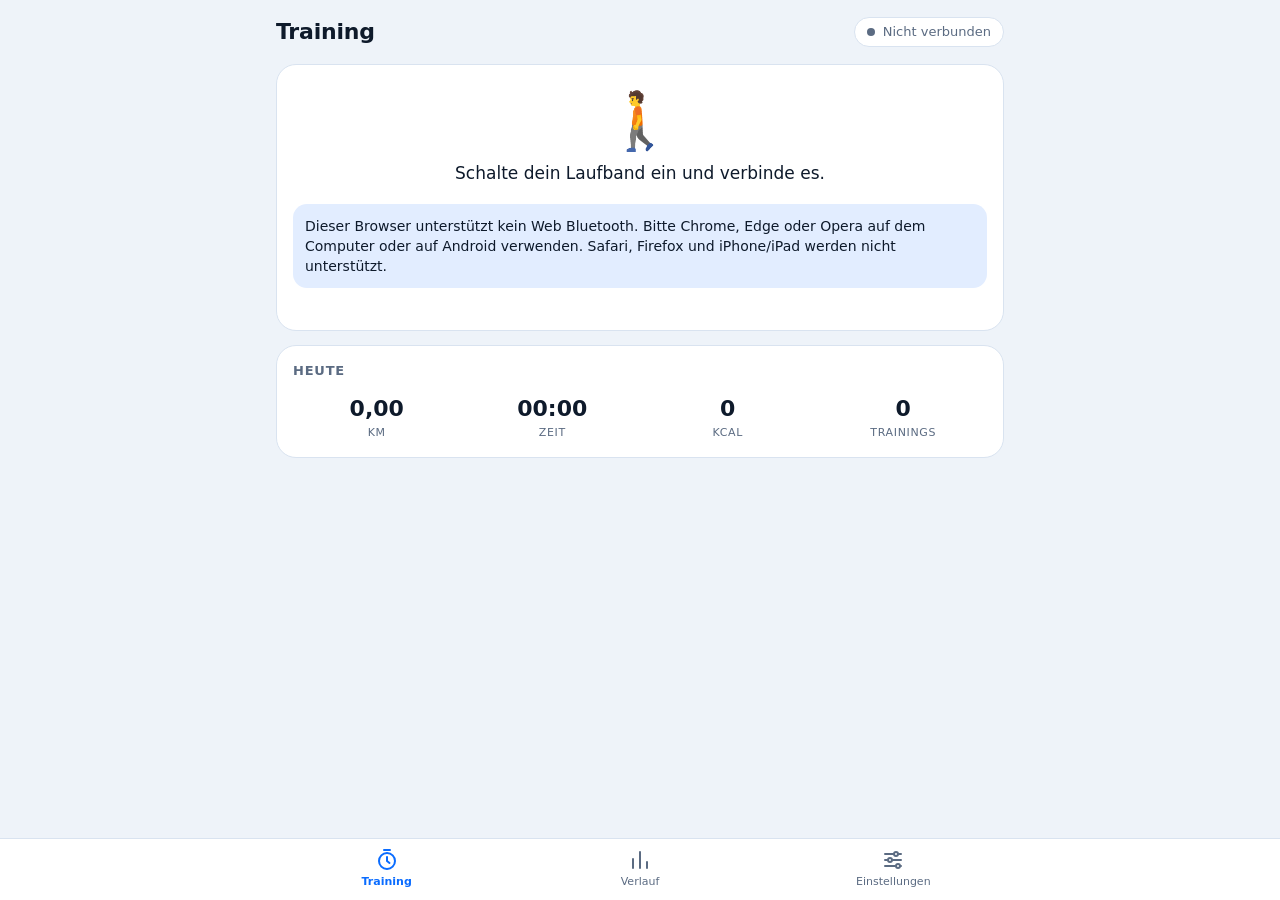
<file: index.html>
<!doctype html>
<html lang="de">
<head>
<meta charset="utf-8">
<meta name="viewport" content="width=device-width, initial-scale=1, viewport-fit=cover">
<meta name="color-scheme" content="light dark">
<title>Walking Pad</title>
<meta name="description" content="Walking Pad per Bluetooth steuern und Trainings aufzeichnen – direkt im Browser, ohne Konto und ohne Server.">
<link rel="icon" href="data:image/svg+xml,%3Csvg xmlns=%27http://www.w3.org/2000/svg%27 viewBox=%270 0 100 100%27%3E%3Ctext y=%27.9em%27 font-size=%2790%27%3E%F0%9F%9A%B6%3C/text%3E%3C/svg%3E">
<link rel="stylesheet" href="base.css">
<link rel="stylesheet" href="styles.css">
</head>
<body class="app">
<div id="demoBanner" class="demo" hidden>Demo-Modus – simuliertes Laufband, es wird nichts am echten Gerät gesteuert</div>

<header class="top">
  <h1 id="viewTitle">Training</h1>
  <div id="chip" class="chip" data-status="idle"><span id="chipText">Nicht verbunden</span></div>
</header>

<main>
  <!-- ======================================================= TRAINING -->
  <section id="view-train" class="view">
    <div id="connectCard" class="card center">
      <div class="icon-big" aria-hidden="true">🚶</div>
      <p id="connectMsg" class="lead"></p>
      <div id="unsupported" class="notice" hidden>
        Dieser Browser unterstützt kein Web Bluetooth. Bitte Chrome, Edge oder Opera auf dem Computer oder auf Android verwenden. Safari, Firefox und iPhone/iPad werden nicht unterstützt.
      </div>
      <div class="stack">
        <button id="btnConnect" class="btn primary big">Laufband verbinden</button>
        <button id="btnCancel" class="btn" hidden>Abbrechen</button>
        <button id="btnConnectOther" class="btn link" hidden>Anderes Gerät wählen</button>
      </div>
      <p id="autoHint" class="muted small" hidden>Dieser Browser kann sich nicht ohne Klick verbinden. Ein Tipp auf „Verbinden“ genügt, es wird nur dein gespeichertes Gerät angeboten.</p>
    </div>

    <div id="liveCard" hidden>
      <div class="hero">
        <div class="hero-top">
          <span id="stateLabel" class="state">Bereit</span>
          <span id="avgSpeed" class="avg"></span>
        </div>
        <div class="hero-speed"><span id="mSpeed">0,0</span><span class="unit">km/h</span></div>
        <svg id="spark" class="spark" viewBox="0 0 300 70" preserveAspectRatio="none" aria-hidden="true"></svg>
        <div id="countdown" class="countdown" hidden></div>
      </div>

      <div class="tiles live">
        <div class="tile"><div class="k">Zeit</div><div class="v" id="mTime">00:00</div></div>
        <div class="tile"><div class="k">Strecke km</div><div class="v" id="mDist">0,00</div></div>
        <div class="tile"><div class="k">kcal</div><div class="v" id="mKcal">0</div></div>
        <div class="tile" id="tileSteps"><div class="k" id="stepsLabel">Schritte (ca.)</div><div class="v" id="mSteps">0</div></div>
        <div class="tile" id="tileHr"><div class="k">Puls bpm</div><div class="v" id="mHr">–</div></div>
      </div>

      <div id="speedBox" class="card speedcard">
        <div class="speedrow">
          <button class="btn round" id="spdDown" aria-label="Langsamer">−</button>
          <div class="target"><span id="targetSpeed">1,0</span><span class="unit">km/h</span></div>
          <button class="btn round" id="spdUp" aria-label="Schneller">+</button>
        </div>
        <input type="range" id="speedRange" min="1" max="6" step="0.1" value="1" aria-label="Zielgeschwindigkeit">
        <div id="presets" class="presets"></div>
      </div>

      <div id="inclineBox" class="card speedcard" hidden>
        <div class="speedrow">
          <button class="btn round" id="incDown" aria-label="Weniger Steigung">−</button>
          <div class="target"><span id="targetIncline">0</span><span class="unit">% Steigung</span></div>
          <button class="btn round" id="incUp" aria-label="Mehr Steigung">+</button>
        </div>
      </div>

      <div class="actions">
        <button id="btnStart" class="btn primary big">Start</button>
        <button id="btnResume" class="btn primary big" hidden>Weiter</button>
        <button id="btnPause" class="btn big" hidden>Pause</button>
        <button id="btnStop" class="btn danger big" hidden>Stop</button>
      </div>
    </div>

    <div class="card" id="todayCard">
      <h2>Heute</h2>
      <div class="mini">
        <div><div class="v" id="todayDist">0,00</div><div class="k">km</div></div>
        <div><div class="v" id="todayTime">00:00</div><div class="k">Zeit</div></div>
        <div><div class="v" id="todayKcal">0</div><div class="k">kcal</div></div>
        <div><div class="v" id="todayCount">0</div><div class="k">Trainings</div></div>
      </div>
      <p id="lastRun" class="muted small" hidden></p>
    </div>
  </section>

  <!-- ======================================================= VERLAUF -->
  <section id="view-history" class="view" hidden>
    <div class="tiles three">
      <div class="tile"><div class="k">Diese Woche</div><div class="v"><span id="wDist">0</span><span class="u">km</span></div><div class="sub" id="wSub"></div></div>
      <div class="tile"><div class="k">Dieser Monat</div><div class="v"><span id="mDistM">0</span><span class="u">km</span></div><div class="sub" id="mSub"></div></div>
      <div class="tile"><div class="k">Gesamt</div><div class="v"><span id="tDist">0</span><span class="u">km</span></div><div class="sub" id="tSub"></div></div>
    </div>
    <div class="card">
      <h2>Letzte 14 Tage</h2>
      <div id="barChart" class="chart"></div>
    </div>
    <div class="card">
      <h2>Trainings</h2>
      <p id="emptyHistory" class="muted">Noch keine Trainings. Starte ein Training – es wird automatisch aufgezeichnet.</p>
      <ul id="workoutList" class="list"></ul>
    </div>
  </section>

  <!-- ======================================================= EINSTELLUNGEN -->
  <section id="view-settings" class="view" hidden>
    <div class="card">
      <h2>Funktionen meines Laufbands</h2>
      <p class="muted small">Was hier ausgeschaltet ist, wird in der App nicht mehr angezeigt.</p>
      <label class="switch"><input type="checkbox" data-setting="features.speedControl"><span>Geschwindigkeit steuern</span></label>
      <label class="switch"><input type="checkbox" data-setting="features.presets"><span>Tempo-Voreinstellungen</span></label>
      <label class="switch"><input type="checkbox" data-setting="features.pause"><span>Pause-Taste</span></label>
      <label class="switch"><input type="checkbox" data-setting="features.incline"><span>Steigung (Incline)</span></label>
      <label class="switch"><input type="checkbox" data-setting="features.heartRate"><span>Puls anzeigen</span></label>
      <label class="switch"><input type="checkbox" data-setting="features.steps"><span>Schritte anzeigen</span></label>
    </div>

    <div class="card">
      <h2>Tempo</h2>
      <label class="field"><span>Tempolimit in der App (km/h, leer = Gerätemaximum)</span>
        <input type="number" data-setting="speedLimit" min="1" max="20" step="0.1" inputmode="decimal" placeholder="z. B. 5">
      </label>
      <label class="field"><span>Schrittweite der +/− Tasten</span>
        <select data-setting="speedStep" data-type="number"><option value="0.1">0,1 km/h</option><option value="0.5">0,5 km/h</option><option value="1">1,0 km/h</option></select>
      </label>
      <label class="field"><span>Voreinstellungen (km/h, durch Komma getrennt)</span>
        <input type="text" data-setting="presets" data-type="list" placeholder="2, 3, 4, 5">
      </label>
    </div>

    <div class="card">
      <h2>Körper</h2>
      <label class="field"><span>Schrittlänge in cm – für die Schrittschätzung, da das Band keine Schritte meldet</span>
        <input type="number" data-setting="stepLengthCm" min="30" max="120" step="1" inputmode="numeric">
      </label>
    </div>

    <div class="card">
      <h2>Verbindung</h2>
      <p class="muted">Gespeichertes Gerät: <strong id="savedDevice">keins</strong></p>
      <label class="switch"><input type="checkbox" data-setting="autoConnect"><span>Beim Öffnen automatisch verbinden</span></label>
      <label class="switch"><input type="checkbox" data-setting="keepAwake"><span>Bildschirm während des Trainings anlassen</span></label>
      <div class="row">
        <button class="btn" id="btnDisconnect">Verbindung trennen</button>
        <button class="btn danger" id="btnForget">Gerät vergessen</button>
      </div>
    </div>

    <div class="card">
      <h2>Daten</h2>
      <p class="muted small">Alle Trainings liegen nur in diesem Browser. Exportiere sie regelmäßig als Sicherung. Eine FIT-Datei für Garmin Connect, Strava und Co. gibt es pro Training in der Detailansicht (Verlauf → Training antippen).</p>
      <div class="row">
        <button class="btn" id="btnExportJson">Export (JSON)</button>
        <button class="btn" id="btnExportCsv">Export (CSV)</button>
        <label class="btn">Import (JSON)<input type="file" id="fileImport" accept="application/json,.json" hidden></label>
        <button class="btn danger" id="btnDeleteAll">Alle löschen</button>
      </div>
    </div>

    <div class="card">
      <h2>Mehr</h2>
      <p><a href="?demo">Demo-Modus ausprobieren</a> · <a href="debug.html">Entwickleransicht (Logs &amp; Rohdaten)</a></p>
    </div>
  </section>
</main>

<nav class="nav" aria-label="Bereiche">
  <div class="nav-inner" role="tablist">
    <button role="tab" id="tab-train" aria-selected="true">
      <svg viewBox="0 0 24 24" aria-hidden="true"><circle cx="12" cy="13" r="8"/><path d="M12 9v4l2.5 2M9 2h6"/></svg>Training
    </button>
    <button role="tab" id="tab-history" aria-selected="false">
      <svg viewBox="0 0 24 24" aria-hidden="true"><path d="M5 20V11M12 20V4M19 20v-6"/></svg>Verlauf
    </button>
    <button role="tab" id="tab-settings" aria-selected="false">
      <svg viewBox="0 0 24 24" aria-hidden="true"><path d="M4 6h8M18 6h2M4 12h2M12 12h8M4 18h10M20 18h0"/><circle cx="15" cy="6" r="2"/><circle cx="9" cy="12" r="2"/><circle cx="17" cy="18" r="2"/></svg>Einstellungen
    </button>
  </div>
</nav>

<dialog id="detail">
  <h2 id="detailTitle"></h2>
  <div class="tiles" id="detailTiles"></div>
  <h3>Tempo</h3>
  <div id="detailChart" class="chart"></div>
  <p id="chartHint" class="muted small">Fahre mit der Maus über das Diagramm oder tippe darauf, um Tempo und Strecke zu einem Zeitpunkt zu sehen.</p>
  <div class="row end">
    <button class="btn danger" id="detailDelete">Löschen</button>
    <button class="btn" id="detailFit">FIT exportieren</button>
    <button class="btn primary" id="detailClose" autofocus>Schließen</button>
  </div>
</dialog>

<div id="toast" class="toast" role="status" aria-live="polite" hidden></div>

<script type="module" src="main.js"></script>
</body>
</html>
</file>
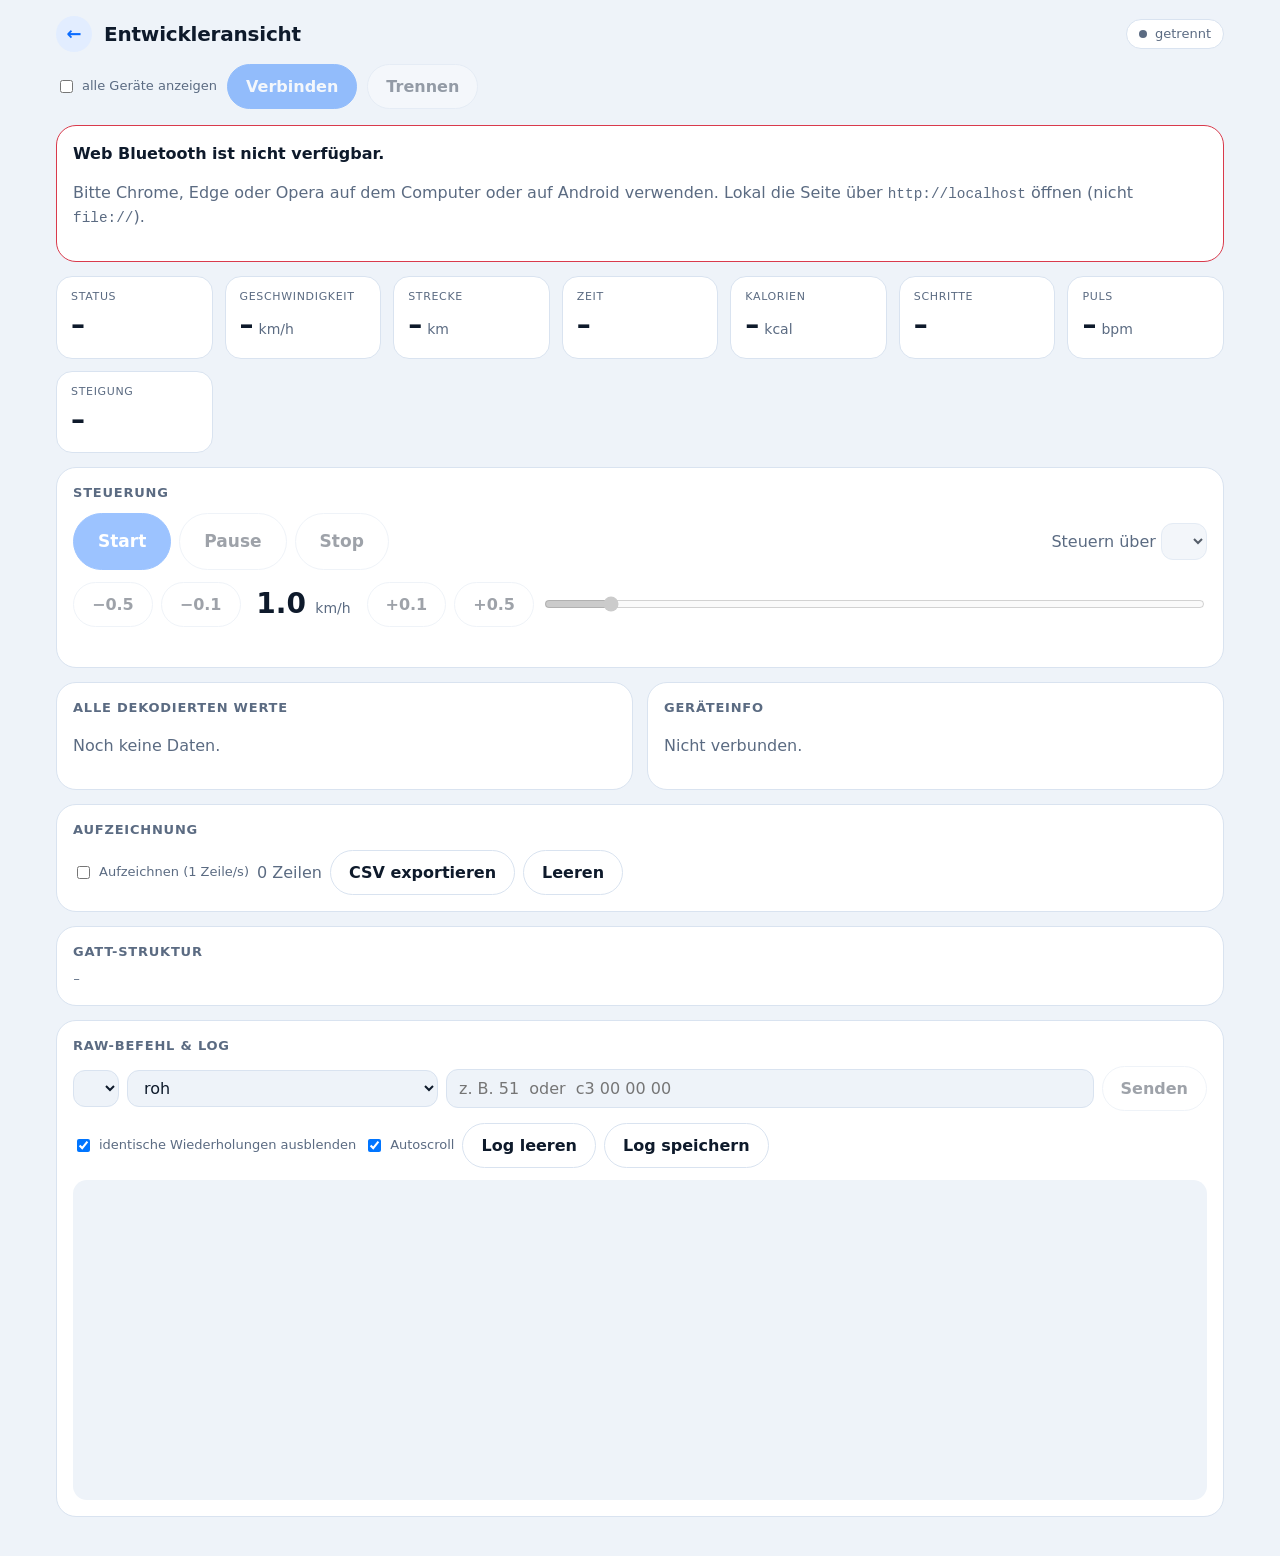
<file: debug.html>
<!doctype html>
<html lang="de">
<head>
<meta charset="utf-8">
<meta name="viewport" content="width=device-width, initial-scale=1">
<title>Walking Pad – Entwickleransicht</title>
<link rel="icon" href="data:image/svg+xml,%3Csvg xmlns=%27http://www.w3.org/2000/svg%27 viewBox=%270 0 100 100%27%3E%3Ctext y=%27.9em%27 font-size=%2790%27%3E%F0%9F%9A%B6%3C/text%3E%3C/svg%3E">
<meta name="color-scheme" content="light dark">
<link rel="stylesheet" href="base.css">
<link rel="stylesheet" href="debug.css">
</head>
<body class="debug">
<header class="top">
  <a class="back" href="index.html" aria-label="Zurück zur App" title="Zurück zur App">←</a>
  <h1>Entwickleransicht</h1>
  <span id="status" class="chip">getrennt</span>
</header>
<div class="toolbar">
  <label class="chk"><input type="checkbox" id="allDevices"> alle Geräte anzeigen</label>
  <button id="btnConnect" class="primary">Verbinden</button>
  <button id="btnDisconnect" disabled>Trennen</button>
</div>

<main>
  <section id="unsupported" class="card" hidden>
    <strong>Web Bluetooth ist nicht verfügbar.</strong>
    <p class="muted">Bitte Chrome, Edge oder Opera auf dem Computer oder auf Android verwenden. Lokal die Seite über <code>http://localhost</code> öffnen (nicht <code>file://</code>).</p>
  </section>

  <section class="tiles">
    <div class="tile"><div class="k">Status</div><div class="v" id="t-state">–</div></div>
    <div class="tile"><div class="k">Geschwindigkeit</div><div><span class="v" id="t-speed">–</span><span class="u">km/h</span></div></div>
    <div class="tile"><div class="k">Strecke</div><div><span class="v" id="t-distance">–</span><span class="u">km</span></div></div>
    <div class="tile"><div class="k">Zeit</div><div class="v" id="t-time">–</div></div>
    <div class="tile"><div class="k">Kalorien</div><div><span class="v" id="t-calories">–</span><span class="u">kcal</span></div></div>
    <div class="tile"><div class="k">Schritte</div><div class="v" id="t-steps">–</div></div>
    <div class="tile"><div class="k">Puls</div><div><span class="v" id="t-heartRate">–</span><span class="u">bpm</span></div></div>
    <div class="tile"><div class="k">Steigung</div><div><span class="v" id="t-incline">–</span><span class="u" id="t-incline-u"></span></div></div>
  </section>

  <section class="card">
    <h2>Steuerung</h2>
    <div class="row">
      <button id="btnStart" class="big primary" disabled>Start</button>
      <button id="btnPause" class="big" disabled>Pause</button>
      <button id="btnStop" class="big" disabled>Stop</button>
      <span class="muted" style="margin-left:auto">Steuern über
        <select id="driverSelect" disabled></select>
      </span>
    </div>
    <div class="row">
      <button data-ds="-0.5" class="spd" disabled>−0.5</button>
      <button data-ds="-0.1" class="spd" disabled>−0.1</button>
      <div class="speed"><span id="targetSpeed">1.0</span><span class="u"> km/h</span></div>
      <button data-ds="0.1" class="spd" disabled>+0.1</button>
      <button data-ds="0.5" class="spd" disabled>+0.5</button>
      <input type="range" id="speedRange" min="0.5" max="6" step="0.1" value="1" disabled>
    </div>
    <div class="row" id="presets"></div>
    <div class="row" id="inclineRow" hidden>
      <span class="muted">Steigung</span>
      <button id="inclDown">−</button>
      <span id="targetIncline" class="speed" style="font-size:20px;min-width:60px">0</span>
      <button id="inclUp">+</button>
    </div>
    <div class="row" id="extras"></div>
    <p class="muted" id="ctrlHint">Bei FitShow-Geräten nimmt das Band Geschwindigkeitsbefehle nur im Status „running“ an.</p>
  </section>

  <section class="grid2">
    <div class="card">
      <h2>Alle dekodierten Werte</h2>
      <div id="fields"><p class="muted">Noch keine Daten.</p></div>
    </div>
    <div class="card">
      <h2>Geräteinfo</h2>
      <div id="info"><p class="muted">Nicht verbunden.</p></div>
    </div>
  </section>

  <section class="card">
    <h2>Aufzeichnung</h2>
    <div class="row">
      <label class="chk"><input type="checkbox" id="record"> Aufzeichnen (1 Zeile/s)</label>
      <span class="muted" id="recCount">0 Zeilen</span>
      <button id="btnCsv">CSV exportieren</button>
      <button id="btnRecClear">Leeren</button>
    </div>
  </section>

  <section class="card">
    <h2>GATT-Struktur</h2>
    <pre id="gatt" class="gatt muted">–</pre>
  </section>

  <section class="card">
    <h2>Raw-Befehl &amp; Log</h2>
    <div class="row">
      <select id="rawChar"></select>
      <select id="rawFrame">
        <option value="none">roh</option>
        <option value="fitshow">FitShow-Frame (02 … xor 03)</option>
        <option value="eway">Eway-Frame (F0 cmd len … sum)</option>
      </select>
      <input type="text" id="rawHex" placeholder="z. B. 51  oder  c3 00 00 00" style="flex:1;min-width:180px">
      <button id="btnRaw" disabled>Senden</button>
    </div>
    <div class="row">
      <label class="chk"><input type="checkbox" id="dedupe" checked> identische Wiederholungen ausblenden</label>
      <label class="chk"><input type="checkbox" id="autoscroll" checked> Autoscroll</label>
      <button id="btnLogClear">Log leeren</button>
      <button id="btnLogSave">Log speichern</button>
    </div>
    <div class="row"><pre id="log" style="width:100%"></pre></div>
  </section>
</main>

<script type="module" src="debug.js"></script>
</body>
</html>
</file>
<file: base.css>
/* Gemeinsame Basis für App und Entwickleransicht – Design „Ozean“ */
:root {
  --bg: #eef3f9; --card: #ffffff; --fg: #0e1a2b; --muted: #5b6b82; --line: #d9e3f0;
  --accent: #0a6cff; --accent-fg: #ffffff; --accent2: #12b5d6; --soft: #e2edff;
  --danger: #d93a4c; --danger-fg: #ffffff; --warn: #b36b00; --ok: #0a8f5b;
  --hero-a: #0a6cff; --hero-b: #0a3fd0;
  --radius: 20px;
  --font: ui-rounded, "SF Pro Rounded", system-ui, -apple-system, "Segoe UI", Roboto, sans-serif;
  --mono: ui-monospace, SFMono-Regular, Menlo, monospace;
}
@media (prefers-color-scheme: dark) {
  :root {
    --bg: #0a1220; --card: #121d33; --fg: #e7eefb; --muted: #8a9bb6; --line: #1f2e4a;
    --accent: #4aa3ff; --accent-fg: #06121f; --accent2: #2dd4e8; --soft: #13294b;
    --danger: #ff6b7d; --danger-fg: #1b0509; --warn: #f0a63a; --ok: #3dd68c;
    --hero-a: #164d9c; --hero-b: #0b2a63;
  }
}
* { box-sizing: border-box; }
[hidden] { display: none !important; }
html { -webkit-text-size-adjust: 100%; }
body { margin: 0; background: var(--bg); color: var(--fg); font: 16px/1.45 var(--font); }
a { color: var(--accent); }
h1, h2, h3 { margin: 0; }
h2 { font-size: 13px; text-transform: uppercase; letter-spacing: .06em; color: var(--muted); margin-bottom: 12px; }
h3 { font-size: 13px; text-transform: uppercase; letter-spacing: .06em; color: var(--muted); margin: 16px 0 8px; }
code { font-family: var(--mono); font-size: .9em; }
.muted { color: var(--muted); }
.small { font-size: 13px; }
.num { font-variant-numeric: tabular-nums; }

/* Kopfzeile */
.top { display: flex; align-items: center; gap: 12px; padding: 16px 16px 8px; max-width: 760px; margin: 0 auto; }
.top h1 { font-size: 22px; letter-spacing: -.01em; margin-right: auto; }
.back {
  width: 36px; height: 36px; border-radius: 50%; background: var(--soft); color: var(--accent);
  display: grid; place-items: center; text-decoration: none; font-weight: 700; font-size: 18px; flex: none;
}
.back:hover { filter: brightness(.96); }

.chip {
  --dot: var(--muted);
  display: inline-flex; align-items: center; gap: 8px; font-size: 13px; padding: 5px 12px; border-radius: 99px;
  background: var(--card); border: 1px solid var(--line); color: var(--muted); white-space: nowrap;
}
.chip::before { content: ""; width: 8px; height: 8px; border-radius: 50%; background: var(--dot); flex: none; }
.chip[data-status="connected"], .chip.on { color: var(--accent); --dot: var(--accent); }
.chip[data-status="waiting"], .chip[data-status="connecting"] { --dot: var(--warn); }
.chip[data-status="waiting"]::before, .chip[data-status="connecting"]::before { animation: pulse 1.2s ease-in-out infinite; }
@keyframes pulse { 50% { opacity: .25; } }
@media (prefers-reduced-motion: reduce) { .chip::before { animation: none !important; } }

/* Karten und Kacheln */
.card { background: var(--card); border: 1px solid var(--line); border-radius: var(--radius); padding: 16px; }
.tiles { display: grid; grid-template-columns: repeat(auto-fit, minmax(140px, 1fr)); gap: 12px; }
.tile { background: var(--card); border: 1px solid var(--line); border-radius: 16px; padding: 12px 14px; }
.tile .k, .k { font-size: 11px; text-transform: uppercase; letter-spacing: .06em; color: var(--muted); }
.tile .v { font-size: 26px; font-weight: 700; font-variant-numeric: tabular-nums; }
.tile .sub { font-size: 12px; color: var(--muted); }
.unit, .u { font-size: 14px; font-weight: 500; color: var(--muted); margin-left: 5px; letter-spacing: 0; }

/* Knöpfe */
.btn, .debug button {
  font: inherit; font-weight: 600; padding: 10px 18px; border-radius: 99px; border: 1px solid var(--line);
  background: var(--card); color: var(--fg); cursor: pointer; text-align: center; display: inline-block;
}
.btn:hover:not(:disabled), .debug button:hover:not(:disabled) { border-color: var(--accent); }
.btn:disabled, .debug button:disabled { opacity: .4; cursor: default; }
.btn.primary, .debug button.primary { background: var(--accent); color: var(--accent-fg); border-color: var(--accent); }
.btn.danger { color: var(--danger); }
.btn.danger.big, .debug button.danger { background: var(--danger); color: var(--danger-fg); border-color: var(--danger); }
.btn.link { border: 0; background: none; color: var(--accent); font-weight: 500; }
.btn.big, .debug button.big { padding: 15px 24px; font-size: 17px; }
.btn.round {
  width: 48px; height: 48px; padding: 0; border-radius: 50%; border: 0; background: var(--soft); color: var(--accent);
  font-size: 26px; line-height: 1; font-weight: 700;
}
.btn.soft { background: var(--soft); color: var(--accent); border: 0; padding: 8px 16px; }
button:focus-visible, input:focus-visible, select:focus-visible, a:focus-visible { outline: 3px solid var(--accent); outline-offset: 2px; }
.row { display: flex; flex-wrap: wrap; gap: 8px; align-items: center; margin-top: 12px; }
.row.end { justify-content: flex-end; }

/* Formulare */
input[type=range] { width: 100%; accent-color: var(--accent); height: 32px; }
.field { display: grid; gap: 6px; margin-top: 12px; font-size: 14px; color: var(--muted); }
input[type=text], input[type=number], select {
  font: inherit; font-size: 16px; padding: 10px 14px; border-radius: 14px; border: 1px solid var(--line);
  background: var(--bg); color: var(--fg);
}
.field input, .field select { max-width: 320px; }
.switch { display: flex; align-items: center; gap: 12px; padding: 10px 0; border-top: 1px solid var(--line); cursor: pointer; }
.switch:first-of-type { border-top: 0; }
.switch input { width: 22px; height: 22px; accent-color: var(--accent); flex: none; }
label.chk { display: inline-flex; gap: 6px; align-items: center; font-size: 13px; color: var(--muted); }
</file>
<file: styles.css>
/* Nur für die App (index.html); Basis steht in base.css */
body.app { padding-bottom: env(safe-area-inset-bottom); }
.demo { background: var(--warn); color: #fff; text-align: center; font-size: 13px; padding: 6px 12px; }

main { max-width: 760px; margin: 0 auto; padding: 8px 16px calc(100px + env(safe-area-inset-bottom)); }
.view, #liveCard { display: grid; gap: 14px; }

/* Navigation unten */
.nav { position: fixed; left: 0; right: 0; bottom: 0; z-index: 5; background: var(--card); border-top: 1px solid var(--line); padding-bottom: env(safe-area-inset-bottom); }
.nav-inner { max-width: 760px; margin: 0 auto; display: flex; }
.nav button {
  flex: 1; display: grid; justify-items: center; gap: 2px; padding: 9px 4px 10px; background: none; border: 0;
  color: var(--muted); font: inherit; font-size: 11px; cursor: pointer;
}
.nav button svg { width: 24px; height: 24px; stroke: currentColor; fill: none; stroke-width: 2; stroke-linecap: round; stroke-linejoin: round; }
.nav button[aria-selected="true"] { color: var(--accent); font-weight: 700; }

.card.center { text-align: center; padding: 28px 16px; }
.icon-big { font-size: 56px; line-height: 1; }
.lead { font-size: 17px; margin: 12px 0 18px; }
.notice { background: var(--soft); border-radius: 14px; padding: 12px; font-size: 14px; margin-bottom: 14px; text-align: left; }
.stack { display: grid; gap: 8px; justify-items: center; }
.stack .btn.big { min-width: 240px; }

/* Tempo-Banner */
.hero {
  position: relative; overflow: hidden; border-radius: 24px; padding: 16px 18px 80px; color: #fff;
  background: linear-gradient(160deg, var(--hero-a), var(--hero-b));
}
.hero-top { display: flex; justify-content: space-between; align-items: center; gap: 8px; }
.state { font-weight: 700; font-size: 13px; padding: 4px 12px; border-radius: 99px; background: rgba(255, 255, 255, .2); }
.avg { font-size: 13px; opacity: .8; }
.hero-speed { font-size: clamp(60px, 20vw, 96px); font-weight: 700; line-height: 1.05; letter-spacing: -.02em; margin-top: 8px; font-variant-numeric: tabular-nums; }
.hero-speed .unit { font-size: 18px; font-weight: 600; color: rgba(255, 255, 255, .85); }
.spark { position: absolute; left: 0; right: 0; bottom: 0; width: 100%; height: 64px; opacity: .5; }
.spark path { fill: #fff; }
.countdown {
  position: absolute; inset: 0; display: grid; place-items: center; font-size: 120px; font-weight: 800; color: #fff;
  background: rgba(8, 24, 70, .82);
}

/* Messwerte */
.tiles.live { display: flex; flex-wrap: wrap; gap: 10px; }
.tiles.live .tile { flex: 1 1 calc(33.333% - 7px); min-width: 0; text-align: center; padding: 10px 8px; }
.tiles.live .tile .v { font-size: 22px; }
@media (min-width: 640px) { .tiles.live .tile { flex-basis: calc(20% - 8px); } }
.tiles.three { grid-template-columns: repeat(3, 1fr); }
@media (max-width: 520px) {
  .tiles.three { grid-template-columns: 1fr; gap: 10px; }
  .tiles.three .tile { display: grid; grid-template-columns: 1fr auto; align-items: center; gap: 0 12px; }
  .tiles.three .tile .sub { grid-column: 1 / -1; }
}

/* Steuerung */
.speedcard { display: grid; gap: 12px; padding: 14px; }
.speedrow { display: flex; align-items: center; justify-content: center; gap: 20px; }
.target { font-size: 30px; font-weight: 700; min-width: 150px; text-align: center; font-variant-numeric: tabular-nums; }
.presets { display: flex; flex-wrap: wrap; gap: 8px; justify-content: center; }
.presets:empty { display: none; }
.actions { display: grid; grid-template-columns: repeat(auto-fit, minmax(130px, 1fr)); gap: 10px; }

.mini { display: grid; grid-template-columns: repeat(4, 1fr); gap: 8px; text-align: center; }
.mini .v { font-size: 22px; font-weight: 700; font-variant-numeric: tabular-nums; }

/* Verlauf */
.list { list-style: none; margin: 0; padding: 0; display: grid; gap: 8px; }
.list button {
  width: 100%; display: grid; grid-template-columns: 1fr auto; gap: 2px 12px; text-align: left; font: inherit; color: inherit;
  background: var(--bg); border: 1px solid var(--line); border-radius: 16px; padding: 12px 14px; cursor: pointer;
}
.list button:hover { border-color: var(--accent); }
.list .when { font-weight: 600; }
.list .dist { font-size: 20px; font-weight: 700; grid-row: span 2; align-self: center; font-variant-numeric: tabular-nums; }
.list .meta { font-size: 13px; color: var(--muted); }

.chart { position: relative; }
.chart svg { width: 100%; height: auto; display: block; }
#detailChart { padding-top: 30px; }
#detailChart svg { touch-action: pan-y; cursor: crosshair; }
.chart .cursor line { stroke: var(--muted); stroke-width: 1; stroke-dasharray: 3 3; }
.chart .cursor circle { fill: var(--accent); stroke: var(--card); stroke-width: 2; }
.tip {
  position: absolute; top: 0; transform: translateX(-50%); pointer-events: none; white-space: nowrap;
  background: var(--fg); color: var(--bg); font-size: 12px; font-weight: 600; padding: 4px 10px; border-radius: 10px;
}
.chart .bar { fill: var(--accent); }
.chart .bar.empty { fill: var(--line); }
.chart .bar.today { opacity: .75; }
.chart text { fill: var(--muted); font-size: 11px; font-family: inherit; }
.chart .grid { stroke: var(--line); stroke-width: 1; }
.chart .area { fill: var(--soft); }
.chart .line { fill: none; stroke: var(--accent); stroke-width: 2.5; stroke-linejoin: round; }

/* Dialog und Hinweis */
dialog { border: 1px solid var(--line); border-radius: 24px; background: var(--card); color: var(--fg); padding: 18px; width: min(560px, calc(100vw - 24px)); }
dialog::backdrop { background: rgba(0, 0, 0, .5); }
dialog .tile .v { font-size: 22px; }
dialog h2 { text-transform: none; letter-spacing: 0; font-size: 18px; color: var(--fg); margin-bottom: 12px; }

.toast {
  position: fixed; left: 50%; bottom: calc(84px + env(safe-area-inset-bottom)); transform: translateX(-50%);
  background: var(--fg); color: var(--bg); padding: 12px 16px; border-radius: 16px; display: flex; gap: 14px; align-items: center;
  max-width: calc(100vw - 24px); box-shadow: 0 6px 24px rgba(0, 0, 0, .25); z-index: 10;
}
.toast button { font: inherit; font-weight: 700; background: none; border: 0; color: var(--accent); cursor: pointer; filter: brightness(1.3); }
</file>
<file: debug.css>
/* Nur für die Entwickleransicht (debug.html); Basis steht in base.css */
.debug .top { max-width: 1200px; }
.debug .top h1 { font-size: 20px; }
.toolbar { max-width: 1200px; margin: 0 auto; padding: 4px 16px 8px; display: flex; flex-wrap: wrap; gap: 10px; align-items: center; }
.debug main { max-width: 1200px; margin: 0 auto; padding: 8px 16px 40px; display: grid; gap: 14px; }
.debug .card h2 { margin-bottom: 10px; }
.debug .tiles { grid-template-columns: repeat(auto-fill, minmax(150px, 1fr)); }
.debug .tile .v { font-size: 28px; }
.debug .row + .row { margin-top: 12px; }
.debug .row { margin-top: 0; }
.speed { font-size: 28px; font-weight: 700; min-width: 110px; text-align: center; font-variant-numeric: tabular-nums; }
.debug input[type=range] { flex: 1; min-width: 160px; width: auto; }
.debug input[type=text], .debug select { padding: 7px 12px; border-radius: 12px; }
.grid2 { display: grid; grid-template-columns: repeat(auto-fit, minmax(320px, 1fr)); gap: 14px; }
table { width: 100%; border-collapse: collapse; font-size: 13px; }
td { padding: 4px 6px; border-bottom: 1px solid var(--line); vertical-align: top; overflow-wrap: anywhere; }
td:first-child { color: var(--muted); width: 42%; }
td.v { font-family: var(--mono); }
th { text-align: left; font-size: 13px; padding: 12px 6px 4px; color: var(--accent); }
pre { font-family: var(--mono); font-size: 12px; margin: 0; max-height: 360px; overflow: auto; white-space: pre-wrap; word-break: break-all; }
#log { background: var(--bg); border-radius: 14px; padding: 10px; height: 320px; }
.gatt { font-family: var(--mono); font-size: 12px; }
#unsupported { border-color: var(--danger); }
@media (max-width: 560px) { .debug .tile .v { font-size: 22px; } }
</file>
